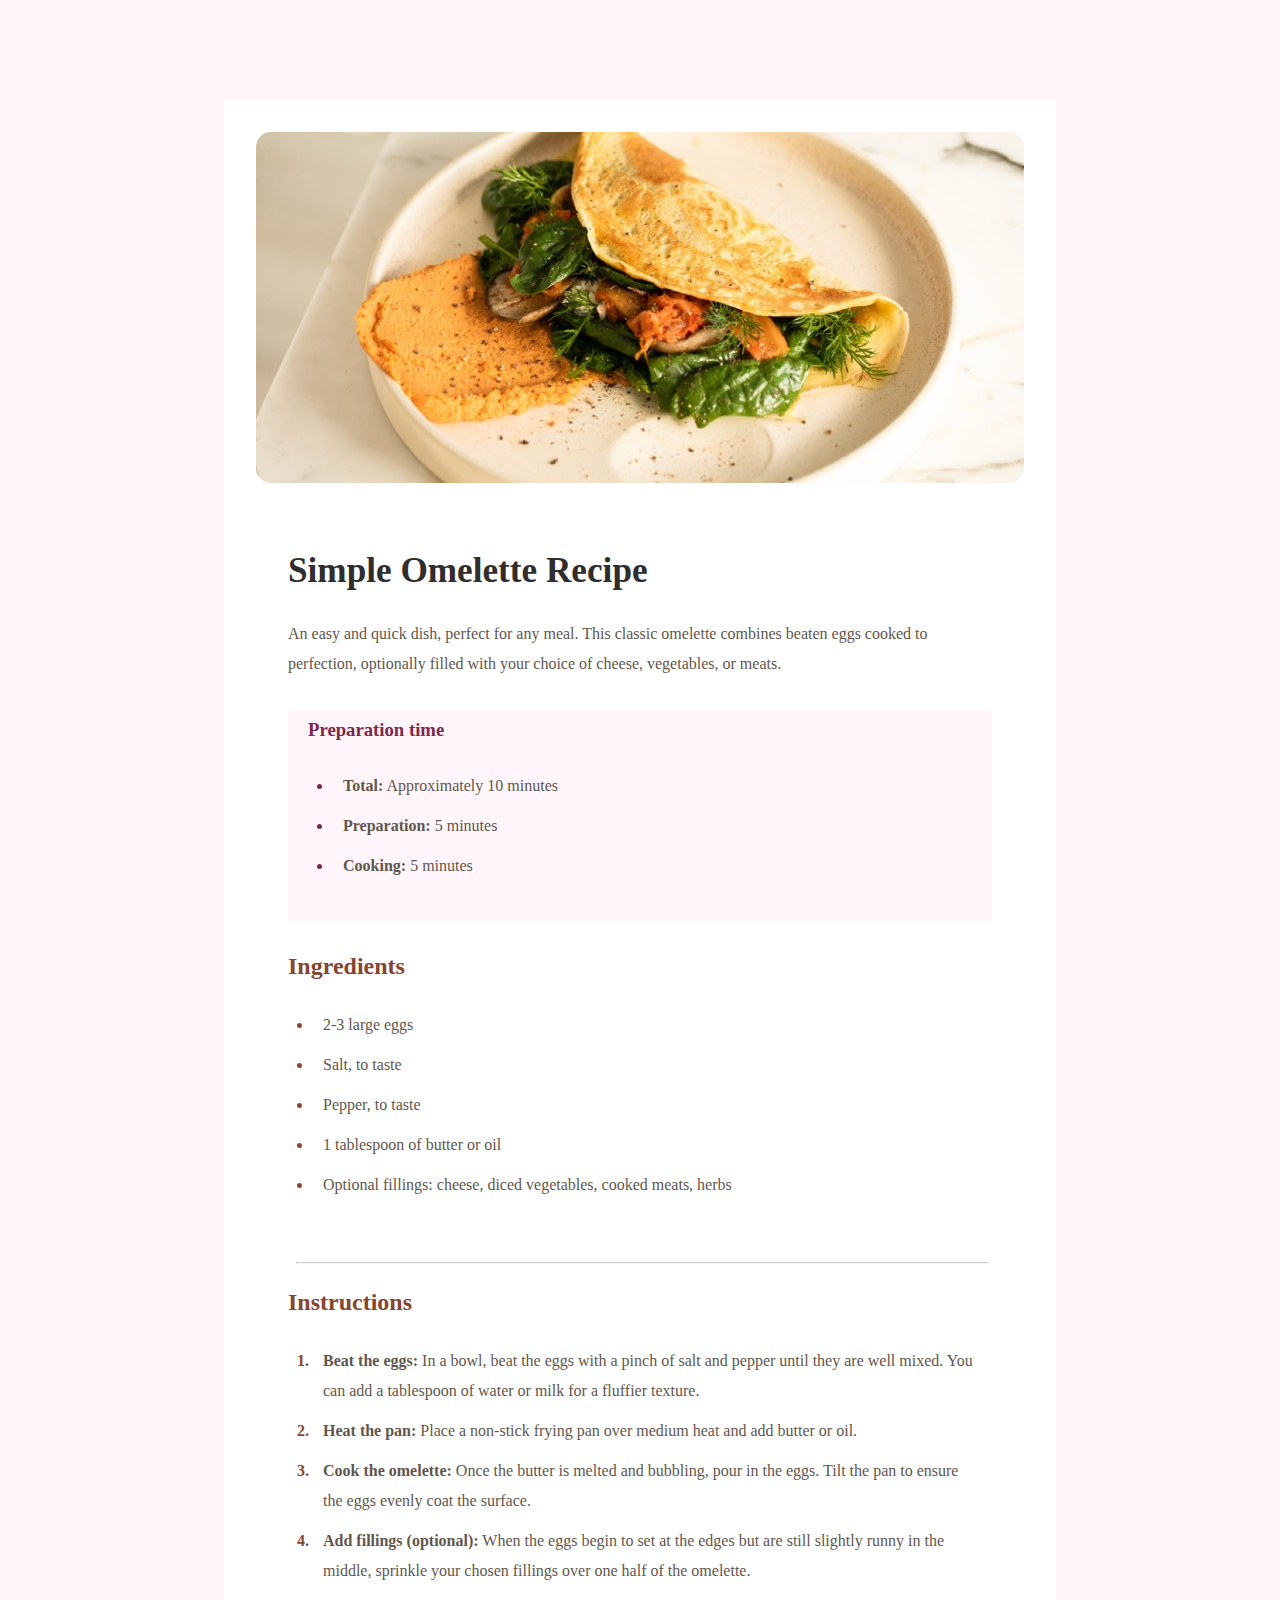
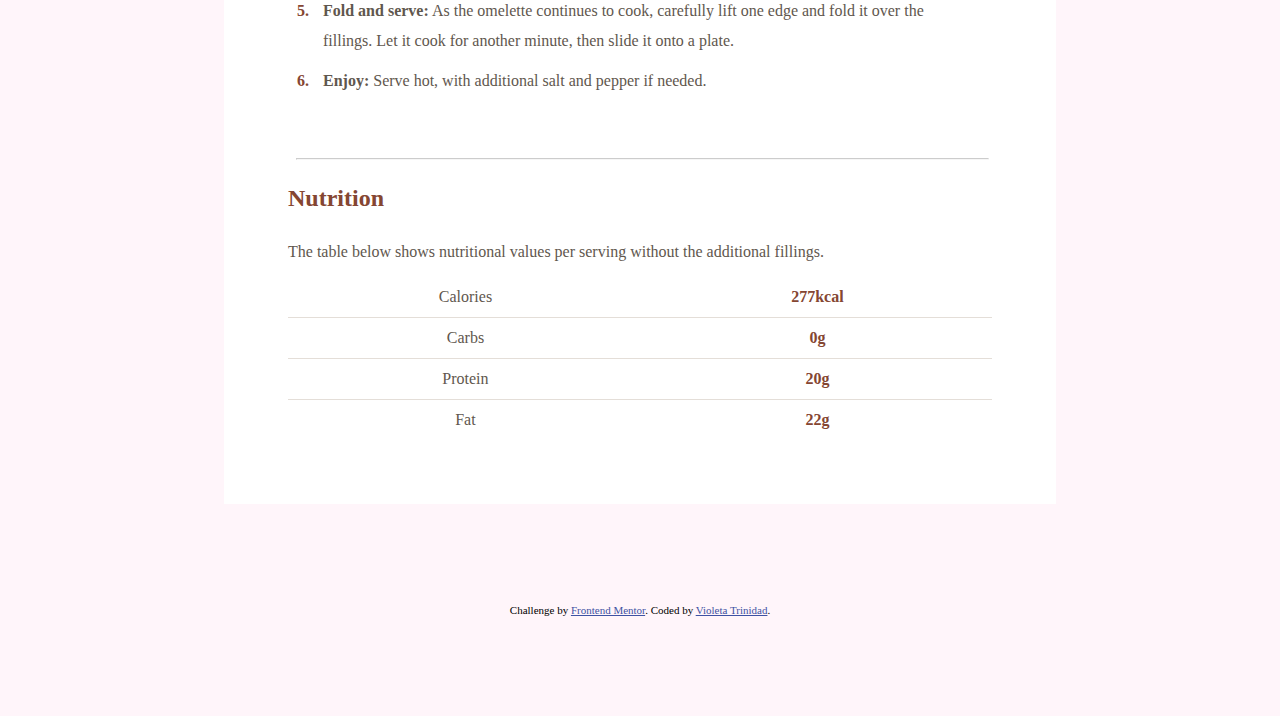
<file: index.html>
<!DOCTYPE html>
<html lang="en">
<head>
  <meta charset="UTF-8">
  <meta name="viewport" content="width=device-width, initial-scale=1.0"> <!-- displays site properly based on user's device -->

  <link rel="icon" type="image/png" sizes="32x32" href="./assets/images/favicon-32x32.png">
  <link rel="stylesheet" href="./styles.css">
  <link rel="stylesheet" href="./variables.css">
  <title>Frontend Mentor | Recipe page</title>

  <!-- Feel free to remove these styles or customise in your own stylesheet 👍 -->
  <style>
    .attribution { font-size: 11px; text-align: center; }
    .attribution a { color: hsl(228, 45%, 44%); }
  </style>
</head>
<body>
  <header>
    <img src="assets/images/image-omelette.jpeg" alt="omelette">
  </header>
  <main>
    <section>
      <h1>Simple Omelette Recipe</h1>
      <article>
        <p class="intro">
          An easy and quick dish, perfect for any meal. This classic omelette combines beaten eggs cooked 
          to perfection, optionally filled with your choice of cheese, vegetables, or meats.
        </p>
        <div class="preparation">
          <h3>Preparation time</h3>
          <ul>
            <li><span class="black">Total:</span> Approximately 10 minutes</li>
            <li><span class="black">Preparation:</span> 5 minutes</li>
            <li><span class="black">Cooking:</span> 5 minutes</li>
          </ul>
        </div>
       
      </article>
      
    </section>

  <section class="ingredients">
    <h2>Ingredients</h2>
    <ul>
      <li>2-3 large eggs</li>
      <li>Salt, to taste</li>
      <li>Pepper, to taste</li>
      <li>1 tablespoon of butter or oil</li>
      <li>Optional fillings: cheese, diced vegetables, cooked meats, herbs</li>
    </ul>
  </section>
  <hr>
  <section class="instructions">
    <h2>Instructions</h2>
    <ol>
      <li>
        <span class="black">Beat the eggs:</span>
         In a bowl, beat the eggs with a pinch of salt and pepper until they are well mixed. 
        You can add a tablespoon of water or milk for a fluffier texture.
      </li>
      <li>
        <span class="black">Heat the pan:</span>
         Place a non-stick frying pan over medium heat and add butter or oil.
      </li>
      <li>
        <span class="black">Cook the omelette:</span>
         Once the butter is melted and bubbling, pour in the eggs. Tilt the pan to ensure 
        the eggs evenly coat the surface.
      </li>
      <li>
        <span class="black">Add fillings (optional):</span>
         When the eggs begin to set at the edges but are still slightly runny in the 
        middle, sprinkle your chosen fillings over one half of the omelette.
      </li>
      <li>
        <span class="black">Fold and serve:</span>
         As the omelette continues to cook, carefully lift one edge and fold it over the 
        fillings. Let it cook for another minute, then slide it onto a plate.
      </li>
      <li>
        <span class="black">Enjoy:</span>
        Serve hot, with additional salt and pepper if needed.
      </li>
    </ol>
  </section>
  <hr>
  <section class="nutrition">
    
      <h2>Nutrition</h2>
      <p>The table below shows nutritional values per serving without the additional fillings.</p>
      <table>
        <tr>
          <td>
            Calories
          </td>
          <td class="info">
            277kcal
          </td>
        </tr>
        <tr>
          <td>
            Carbs
          </td>
          <td class="info">
            0g
          </td>
        </tr>
        <tr>
          <td>Protein</td>
          <td class="info">20g</td>
        </tr>
        <tr id="fat">
          <td>Fat</td>
          <td class="info">22g</td>
        </tr>
      </table>
  </section>
  
  </main>
  
  <footer>
    <div class="attribution">
      Challenge by <a href="https://www.frontendmentor.io?ref=challenge" target="_blank">Frontend Mentor</a>. 
      Coded by <a href="#">Violeta Trinidad</a>.
    </div>
  </footer>
  
  
 
</body>
</html>
</file>
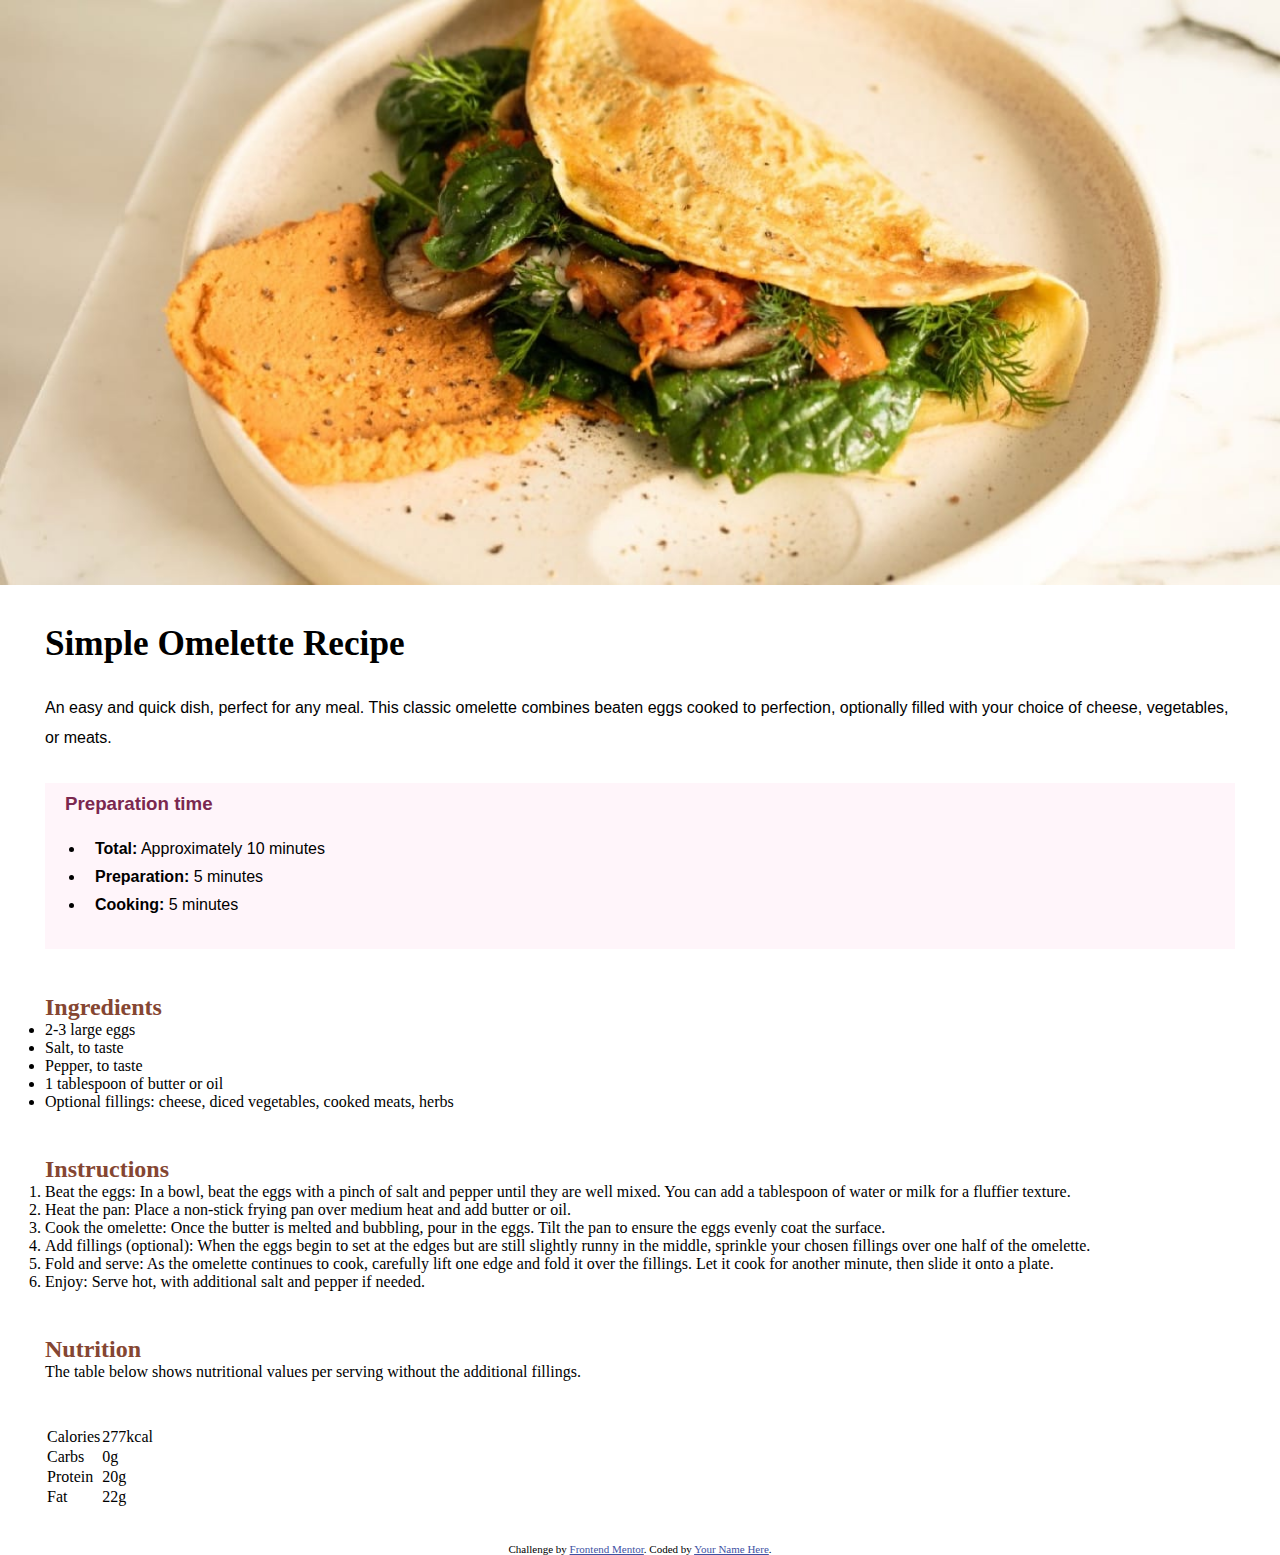
<file: recipe-page-main/index.html>
<!DOCTYPE html>
<html lang="en">
<head>
  <meta charset="UTF-8">
  <meta name="viewport" content="width=device-width, initial-scale=1.0"> <!-- displays site properly based on user's device -->

  <link rel="icon" type="image/png" sizes="32x32" href="./assets/images/favicon-32x32.png">
  <link rel="stylesheet" href="./styles.css">
  <link rel="stylesheet" href="./variables.css">
  <title>Frontend Mentor | Recipe page</title>

  <!-- Feel free to remove these styles or customise in your own stylesheet 👍 -->
  <style>
    .attribution { font-size: 11px; text-align: center; }
    .attribution a { color: hsl(228, 45%, 44%); }
  </style>
</head>
<body>
  <header>
    <img src="assets/images/image-omelette.jpeg" alt="omelette">
  </header>
  <main>
    <section>
      <h1>Simple Omelette Recipe</h1>
      <article>
        <p class="intro">
          An easy and quick dish, perfect for any meal. This classic omelette combines beaten eggs cooked 
          to perfection, optionally filled with your choice of cheese, vegetables, or meats.
        </p>
        <div class="preparation">
          <h3>Preparation time</h3>
          <ul>
            <li><span class="black">Total:</span> Approximately 10 minutes</li>
            <li><span class="black">Preparation:</span> 5 minutes</li>
            <li><span class="black">Cooking:</span> 5 minutes</li>
          </ul>
        </div>
       
      </article>
      
    </section>
  
   
  <section>
    <h2>Ingredients</h2>
    <ul>
      <li>2-3 large eggs</li>
      <li>Salt, to taste</li>
      <li>Pepper, to taste</li>
      <li>1 tablespoon of butter or oil</li>
      <li>Optional fillings: cheese, diced vegetables, cooked meats, herbs</li>
    </ul>
  </section>
  <section>
    <h2>Instructions</h2>
    <ol>
      <li>
        Beat the eggs: In a bowl, beat the eggs with a pinch of salt and pepper until they are well mixed. 
        You can add a tablespoon of water or milk for a fluffier texture.
      </li>
      <li>
        Heat the pan: Place a non-stick frying pan over medium heat and add butter or oil.
      </li>
      <li>
        Cook the omelette: Once the butter is melted and bubbling, pour in the eggs. Tilt the pan to ensure 
        the eggs evenly coat the surface.
      </li>
      <li>
        Add fillings (optional): When the eggs begin to set at the edges but are still slightly runny in the 
        middle, sprinkle your chosen fillings over one half of the omelette.
      </li>
      <li>
        Fold and serve: As the omelette continues to cook, carefully lift one edge and fold it over the 
        fillings. Let it cook for another minute, then slide it onto a plate.
      </li>
      <li>
        Enjoy: Serve hot, with additional salt and pepper if needed.
      </li>
    </ol>
  </section>
  <section>
    <h2>Nutrition</h2>
    <p>The table below shows nutritional values per serving without the additional fillings.</p>
  </section>
  <section>
    <table>
      <tr>
        <td>
          Calories
        </td>
        <td>
          277kcal
        </td>
      </tr>
      <tr>
        <td>
          Carbs
        </td>
        <td>
          0g
        </td>
      </tr>
      <tr>
        <td>Protein</td>
        <td>20g</td>
      </tr>
      <tr>
        <td>Fat</td>
        <td>22g</td>
      </tr>
    </table>
  </section>
  
  </main>
  

  
  
  <div class="attribution">
    Challenge by <a href="https://www.frontendmentor.io?ref=challenge" target="_blank">Frontend Mentor</a>. 
    Coded by <a href="#">Your Name Here</a>.
  </div>
</body>
</html>
</file>
<file: styles.css>
*{
    margin: 0;
    padding: 0;
}
/*mobile first*/
main, header{
    background-color: var(--white);
}
img{
    width: 100%;
    height: 100%;
    object-fit: cover;
}
section{
    margin: 25px 35px;
    padding: 10px;
}
h1, h2{
    font-family: var(--font-young-serif);
}
h1{
    margin-bottom: 0.8em;
    font-size: 2.2em;
    color: var(--stone-900);
}
p, ul li, ol li, table tbody tr td{
    font-size: var(--font-body);
    color: var(--stone-600);
  
}
.intro, .preparation ul li, .ingredients ul li, 
.instructions ol li, .nutrition p, table td {
    font-family: var(--font-outfit);
    line-height: 30px;
}
.intro{
    margin-bottom: 30px;
    /*line-height: 30px;*/
}
.preparation{
    padding: 10px 20px;
    background-color: var(--rose-50);
}
.preparation ul{
    padding: 25px;
}
.preparation ul li{
    padding: 5px 10px;
}
.preparation ul li::marker{
    color: var(--rose-800);
}
.black{
    font-weight: bold;
}
h3{
    color: var(--rose-800);
}
h2{
    color: var(--brown-800);
}
.ingredients, .instructions{
    padding: 10px 5px 10px 15px;
}
.ingredients ul, .instructions ol{
    padding: 25px 5px 25px 25px;
}
.ingredients ul li, .instructions ol li{
    padding: 5px 10px;
}
.ingredients ul li::marker, .instructions ol li::marker{
    color: var(--brown-800);
}
.instructions ol li::marker{
    font-weight: bold;
}
.instructions h2{
    padding-top: 25px;
}
.nutrition{
    padding: 25px 0 15px 0;
}
.nutrition p{
    padding:25px 0 10px 0;
}
table {
    border-collapse: collapse;
    width: 100%;
    
}
table tr{
    width: 50%;
    border-bottom: 0.5px solid var(--stone-150);
}
table td{
    height: 40px;
    text-align: center;
}
#fat{
    border-bottom: none;
}
.info{
    color: var(--brown-800);
    font-weight: bold ;
}
hr{
    width: 80%;
    margin: 0 40px;
    color: 0.5px solid var(--stone-150);
    opacity: 0.5;
}
/*media query tablet*/
@media only screen and (min-width: 768px){
    header{
        padding: 32px;
    }
    img{
        border-radius: 15px;
    }
    section{
        padding: 0 32px 32px 32px;
        margin:0;
    }
    .ingredients, .instructions, .nutrition{
        padding: 0 32px 32px 32px;
    }
    .nutrition h2{
        padding-top: 25px;
    }
    hr{
        width: 90%;
    }
    .attribution{
        margin-top: 100px;
    }

}
@media only screen and (min-width: 1024px){
    body{
        display: flex;
        flex-direction: column;
        align-items: center;
        background-color: var(--rose-50);
        margin: 100px;
    }
    main, header{
        width: 768px;
    }
    main{
        padding: 32px;
    }

}
</file>
<file: variables.css>
:root{
    --white: hsl(0, 0%, 100%);
    --stone-100: hsl(30, 54%, 90%);
    --stone-150: hsl(30, 18%, 87%);
    --stone-600: hsl(30, 10%, 34%);
    --stone-900: hsl(24, 5%, 18%);
    --brown-800: hsl(14, 45%, 36%);
    --rose-800: hsl(332, 51%, 32%);
    --rose-50: hsl(330, 100%, 98%);
    --font-body:16px;
    
}
</file>
<file: recipe-page-main/styles.css>
*{
    margin: 0;
    padding: 0;
}
/*mobile first*/
body{
    background-color: var(--white);
}
img{
    width: 100%;
    height: 100%;
    object-fit: cover;
}
section{
    margin: 25px 35px;
    padding: 10px;
}
h1, h2{
    font-family: var(--font-young-serif);
}
h1{
    margin-bottom: 0.8em;
    font-size: 2.2em;
}
p, ul li{
    font-size: var(--font-body);
  
}
.intro, .preparation{
    font-family: var(--font-outfit);
}
.intro{
    margin-bottom: 30px;
    line-height: 30px;
}
.preparation{
    padding: 10px 20px;
    background-color: var(--rose-50);
}
.preparation ul{
    padding: 20px;
}
.preparation ul li{
    padding: 5px 10px;
}
.black{
    font-weight: bold;
}
h3{
    color: var(--rose-800);
}
h2{
    color: var(--brown-800);
}
</file>
<file: recipe-page-main/variables.css>
:root{
    --white: hsl(0, 0%, 100%);
    --stone-100: hsl(30, 54%, 90%);
    --stone-150: hsl(30, 18%, 87%);
    --stone-600: hsl(30, 10%, 34%);
    --stone-900: hsl(24, 5%, 18%);
    --brown-800: hsl(14, 45%, 36%);
    --rose-800: hsl(332, 51%, 32%);
    --rose-50: hsl(330, 100%, 98%);
    --font-body:16px;
    --font-young-serif: "Young Serif", serif;
    --font-outfit: "Outfit", sans-serif;
}
</file>
